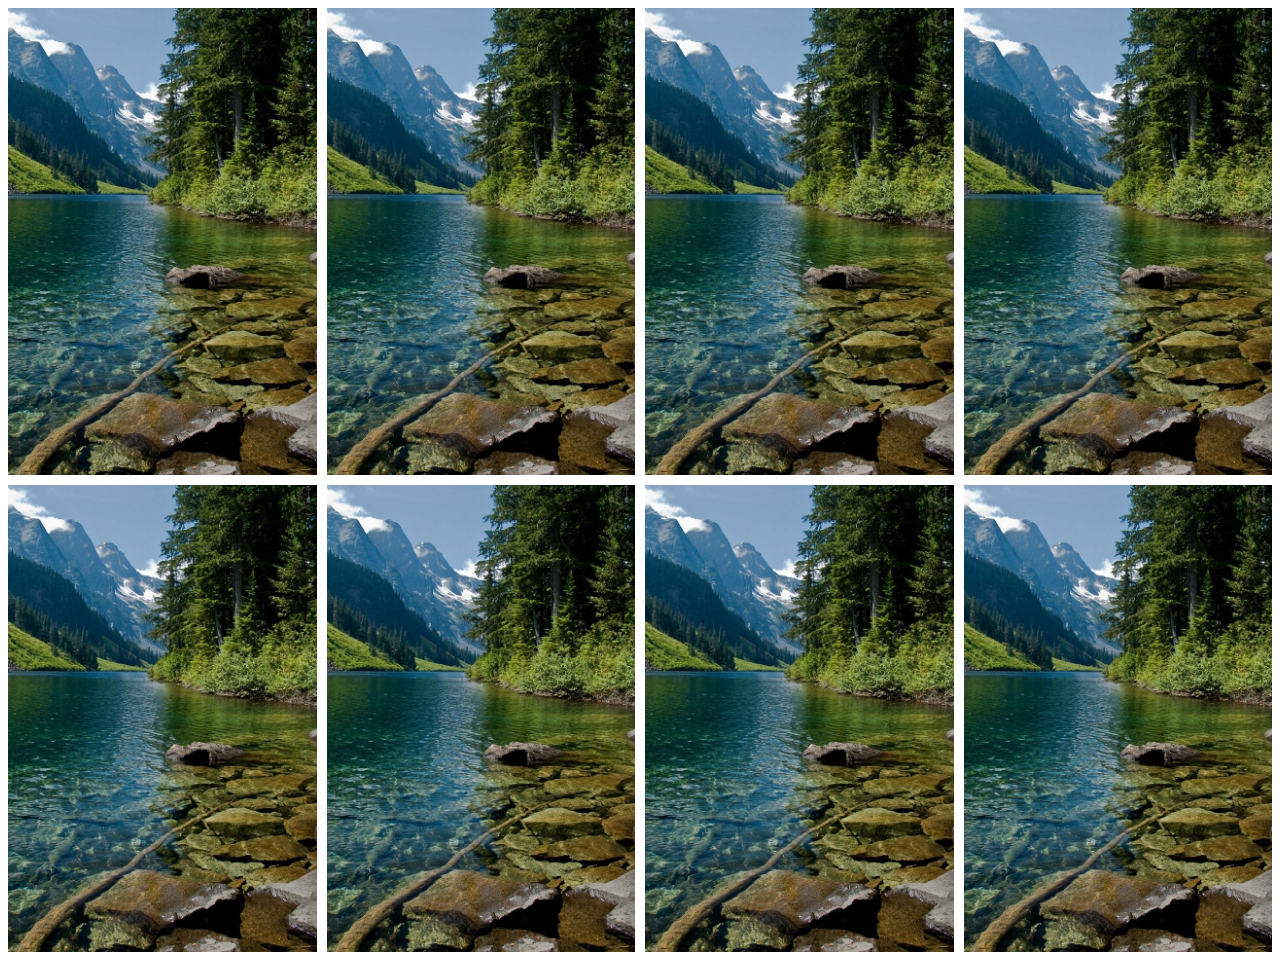
<file: CSS/ass1/index.html>
<!DOCTYPE html>
<html lang="en">
  <head>
    <meta charset="UTF-8" />
    <meta http-equiv="X-UA-Compatible" content="IE=edge" />
    <meta name="viewport" content="width=device-width, initial-scale=1.0" />
    <title>CSS Ass 1</title>
    <link rel="stylesheet" href="assets/css/index.css" />
  </head>
  <body>
    <div class="row">
      <div class="col">
        <img src="assets/img/img1.jpg" />
      </div>
      <div class="col">
        <img src="assets/img/img1.jpg" />
      </div>
      <div class="col">
        <img src="assets/img/img1.jpg" />
      </div>
      <div class="col">
        <img src="assets/img/img1.jpg" />
      </div>
      <div class="col">
        <img src="assets/img/img1.jpg" />
      </div>
      <div class="col">
        <img src="assets/img/img1.jpg" />
      </div>
      <div class="col">
        <img src="assets/img/img1.jpg" />
      </div>
      <div class="col">
        <img src="assets/img/img1.jpg" />
      </div>
    </div>
  </body>
</html>
</file>
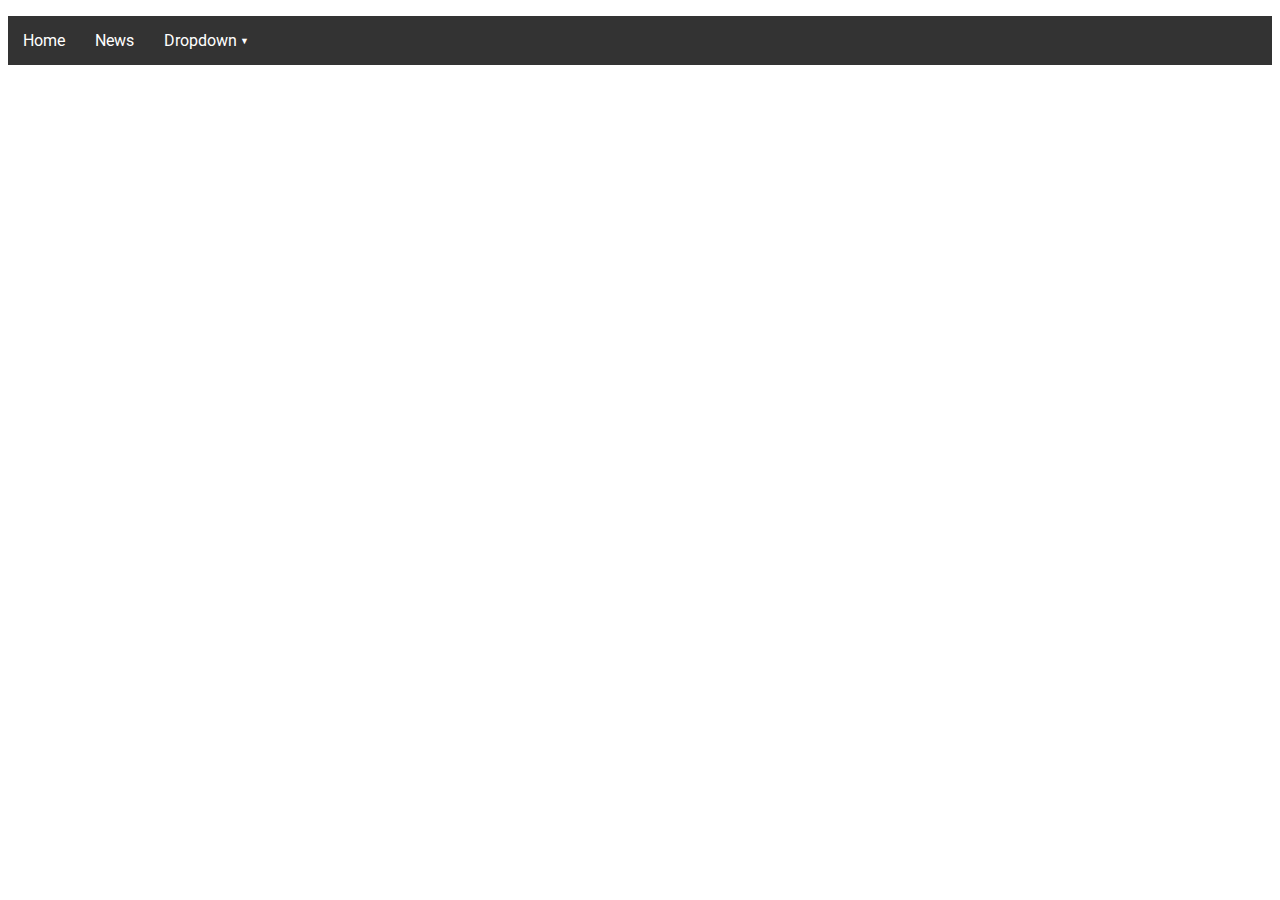
<file: CSS/ass2/index.html>
<!DOCTYPE html>
<html lang="en">
  <head>
    <meta charset="UTF-8" />
    <meta http-equiv="X-UA-Compatible" content="IE=edge" />
    <meta name="viewport" content="width=device-width, initial-scale=1.0" />
    <title>CSS Ass2</title>
    <link rel="stylesheet" href="assets/css/index.css" />
  </head>
  <body>
    <ul>
      <li><a href="#">Home</a></li>
      <li><a href="#">News</a></li>
      <li class="dropdown-btn">
        <a href="#" class="dropdown-link">Dropdown</a>
        <div class="dropdown">
          <a href="">Link 1</a>
          <a href="">Link 2</a>
          <a href="">Link 3</a>
        </div>
      </li>
    </ul>
  </body>
</html>
</file>
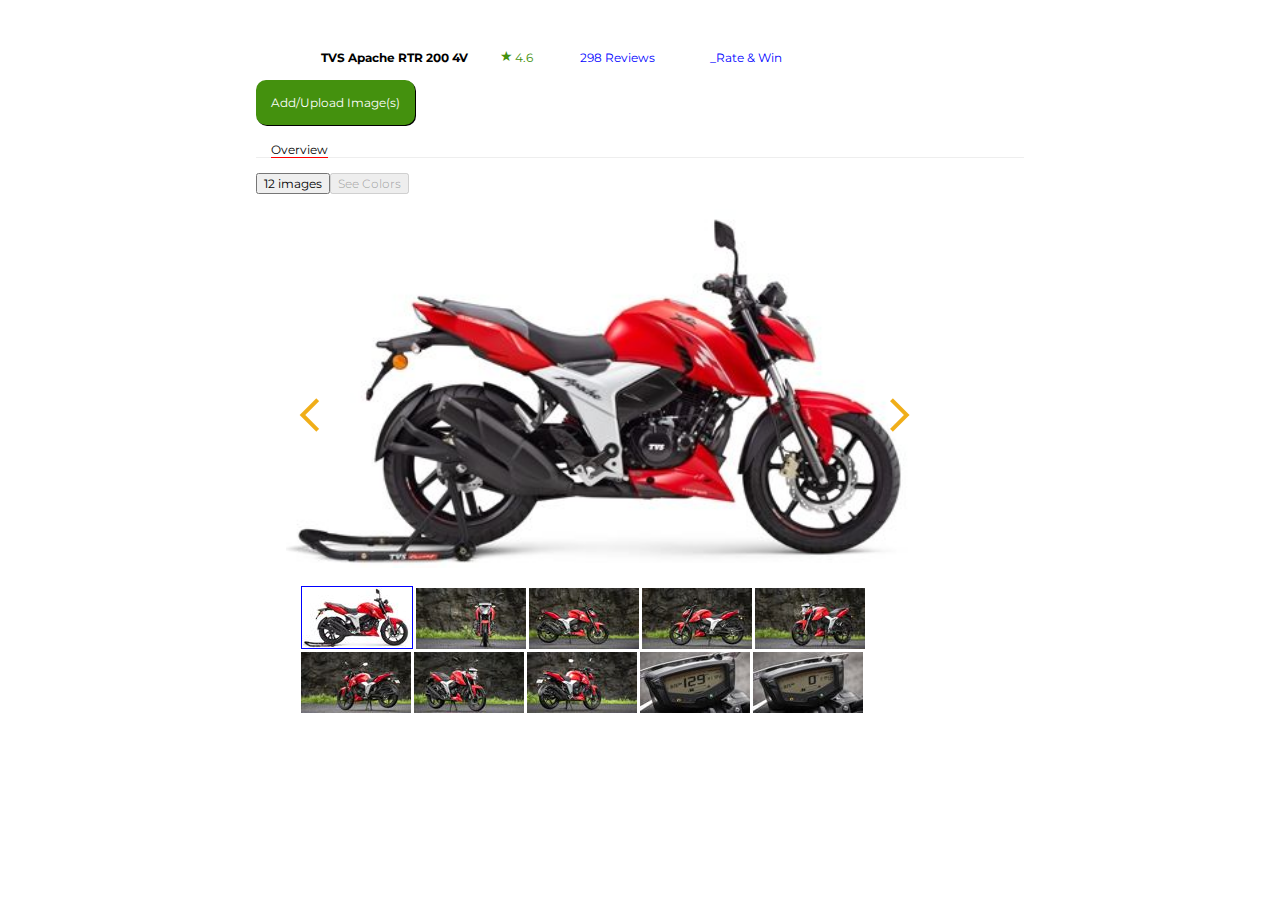
<file: CSS/ass3/index.html>
<!DOCTYPE html>
<html lang="en">
  <head>
    <meta charset="UTF-8" />
    <meta http-equiv="X-UA-Compatible" content="IE=edge" />
    <meta name="viewport" content="width=device-width, initial-scale=1.0" />
    <title>CSS Ass3</title>
    <link rel="stylesheet" href="assets/css/index.css" />
  </head>
  <body>
    <div class="container">
      <div class="details">
        <div class="details-item details-item-name">TVS Apache RTR 200 4V</div>
        <div class="details-item details-item-rating">4.6</div>
        <div class="details-item details-item-review">298 Reviews</div>
        <div class="details-item details-item-rate">_Rate & Win</div>
      </div>

      <div>
        <button class="add-btn">Add/Upload Image(s)</button>
      </div>

      <div class="overview-container">
        <div class="overview">Overview</div>
      </div>

      <div class="img-clr-btn-container">
        <button>12 images</button>
        <button disabled>See Colors</button>
      </div>

      <div class="bike-container">
        <img class="arrow-left" src="assets/img/icons8-less-than-50.png" />
        <img class="bike" src="assets/img/bike.jpg" />
        <img class="arrow-right" src="assets/img/icons8-more-than-50.png" />
      </div>

      <div class="bike-gallery">
        <img
          class="selected"
          src="assets/img/tvs-apache-rtr-160-4v-drum--abs--bsvi20191126160322.jpg"
          alt=""
        />
        <img src="assets/img/front-view.jpeg" alt="" />
        <img src="assets/img/right-side-view.jpeg" alt="" />
        <img src="assets/img/left-side-view.jpeg" alt="" />
        <img src="assets/img/left-front-three-quarter.jpeg" alt="" />
        <img src="assets/img/left-rear-three-quarter.jpeg" alt="" />
        <img src="assets/img/right-front-three-quarter.jpeg" alt="" />
        <img src="assets/img/right-rear-three-quarter.jpeg" alt="" />
        <img src="assets/img/apache-rtr-160-4v-speedometer.jpeg" alt="" />
        <img src="assets/img/apache-rtr-160-4v-odometer.jpeg" alt="" />
      </div>
    </div>
  </body>
</html>
</file>
<file: CSS/ass1/assets/css/index.css>
.row {
  display: grid;
  grid-template-columns: 1fr;
  grid-gap: 10px;
}

@media (min-width: 768px) {
  .row {
    grid-template-columns: repeat(2, 1fr);
  }
}

@media (min-width: 992px) {
  .row {
    grid-template-columns: repeat(3, 1fr);
  }
}

@media (min-width: 1200px) {
  .row {
    grid-template-columns: repeat(4, 1fr);
  }
}

.col img {
  height: 100%;
  width: 100%;
  object-fit: cover;
}
</file>
<file: CSS/ass2/assets/css/index.css>
@import url("https://fonts.googleapis.com/css2?family=Roboto:ital,wght@0,100;0,300;0,400;0,500;0,700;0,900;1,100;1,300;1,400;1,500;1,700;1,900&display=swap");

* {
  font-family: "Roboto", sans-serif;
}

ul {
  list-style-type: none;
  padding: 0;
  overflow: hidden;
  background-color: #333;
}

li {
  float: left;
}

li a {
  display: inline-block;
  padding: 15px;
  text-align: center;
}
li a:hover,
.dropdown-btn:hover .dropdown-link {
  background-color: red;
}

a {
  text-decoration: none;
  color: white;
}

.dropdown {
  display: none;
  min-width: 150px;
  background-color: #f9f9f9;
  position: absolute;
  box-shadow: 0px 8px 16px 0px rgba(0, 0, 0, 0.2);
  z-index: 1;
}

.dropdown a {
  display: block;
  padding: 10px;
  color: black;
  text-align: left;
}
.dropdown a:hover {
  background-color: #f1f1f1;
}

.dropdown-btn:hover .dropdown {
  display: block;
}

.dropdown-link {
  position: relative;
}

.dropdown-link::after {
  content: "▼";
  font-size: 9px;
  position: absolute;
  right: 3px;
  top: 20px;
}
</file>
<file: CSS/ass3/assets/css/index.css>
@import url("https://fonts.googleapis.com/css2?family=Montserrat:ital,wght@0,100;0,200;0,300;0,400;0,500;0,600;0,700;0,800;0,900;1,100;1,200;1,300;1,400;1,500;1,600;1,700;1,800;1,900&display=swap");

* {
  font-family: "Montserrat", sans-serif;
  font-size: 12px;
}

body {
  margin: 50px;
  display: flex;
  justify-content: center;
}

.container {
  margin-left: auto;
  margin-right: auto;
  padding-left: 15px;
  padding-right: 15px;
  /* width: 1024px; */
  width: 768px;
}

.details {
  display: grid;
  justify-content: space-evenly;
  grid-template-columns: repeat(12, 1fr);
  /* grid-template-columns: 200px 50px 100px 100px; */
  grid-gap: 10px;
}

.details-item-name {
  font-weight: bold;
  grid-column: 2/5;
}

.details-item-rating {
  position: relative;
  color: #44910e;
}

.details-item-rating::before {
  content: "\2605";
  font-size: 14px;
  position: absolute;
  top: -3px;
  left: -15px;
}

.details-item-review {
  grid-column: 6/8;
}

.details-item-rate {
  grid-column: 8/10;
}

.details-item-review,
.details-item-rate {
  color: blue;
}

.add-btn {
  color: white;
  /* font-weight: lighter; */
  background-color: #44910e;
  box-shadow: 1px 1px 0px black;
  margin: 15px 0px;
  padding: 15px;
  border: 0px;
  border-radius: 10px;
}

.overview-container {
  display: flex;
  border-bottom: 1px solid #eeeeee;
  padding: 2px 15px;
  /* margin: 0px 15px; */
}

.overview {
  border-bottom: 1px solid red;
  margin-bottom: -3px;
}

.img-clr-btn-container {
  display: flex;
  margin: 15px 0px;
}

.bike-container {
  margin: 0 30px;
  position: relative;
}

.bike {
  height: 90%;
  width: 90%;
  object-fit: cover;
}

.arrow-left {
  position: absolute;
  top: 50%;
}

.arrow-right {
  position: absolute;
  top: 50%;
  right: 10%;
}

.bike-gallery {
  margin: 15px 135px 15px 45px;
}

.selected {
  border: 1px solid blue;
}
</file>
